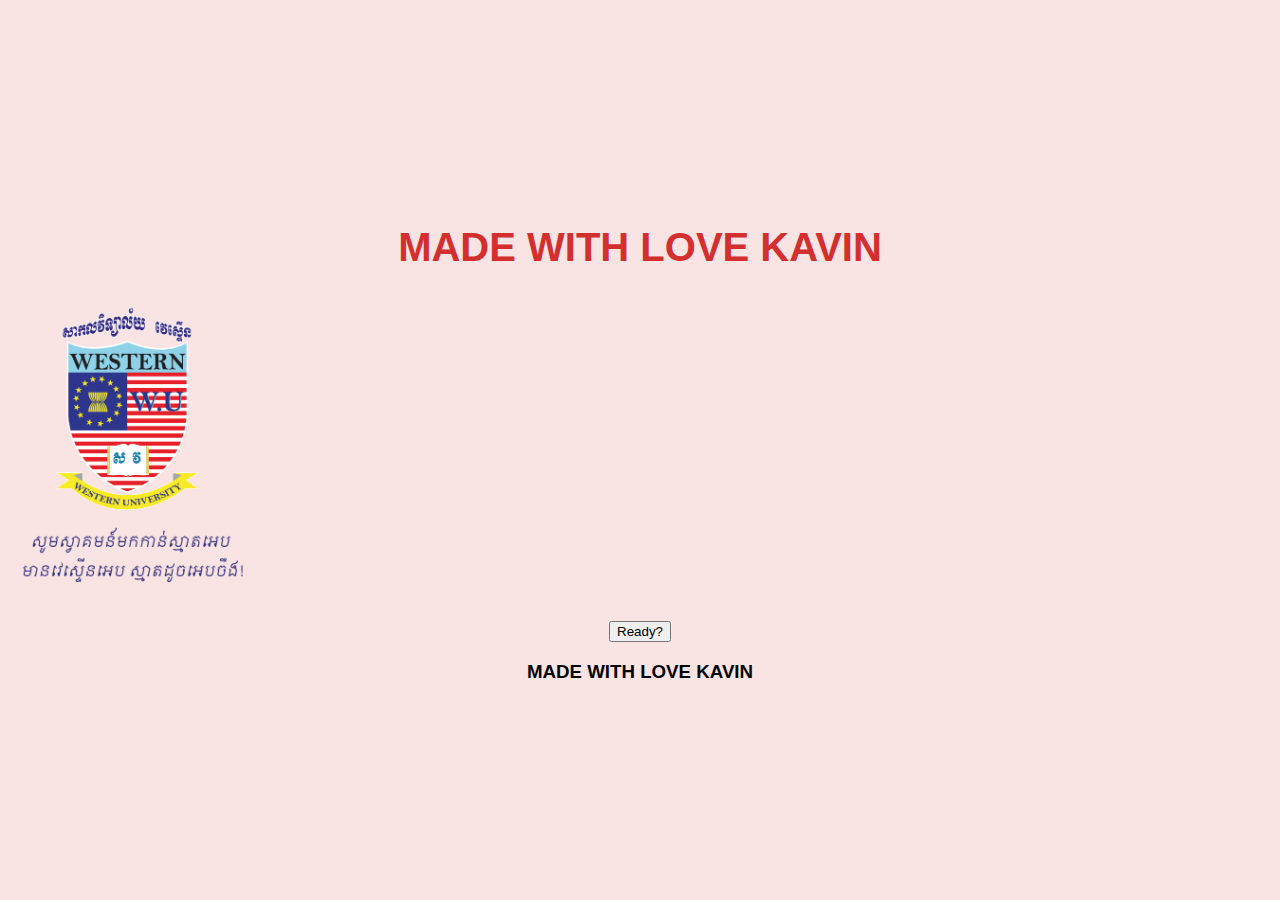
<file: index.html>
<!DOCTYPE html>
<html lang="en">
<head>
    <meta charset="UTF-8">
    <meta name="viewport" content="width=device-width, initial-scale=1.0">
    <title>MADE WITH LOVE KAVIN </title>
    <link rel="stylesheet" href="styles.css">
    <link rel="preconnect" href="https://fonts.googleapis.com">
    <link rel="preconnect" href="https://fonts.gstatic.com" crossorigin>
    <link href="https://fonts.googleapis.com/css2?family=Koulen&display=swap" rel="stylesheet">
    <link href="https://fonts.googleapis.com/css2?family=Kreon:wght@300..700&display=swap" rel="stylesheet">
  
    
<body class="home">  
    <div>
        <h1 class="logo1">
            MADE WITH LOVE KAVIN 
        </h1>
    </div>
    <div>
        <img src="img/Splash App (2).png" alt="camera" class="star", width="20%">
    </div>
    <div>
        <button id="ready-btn" onclick="redirectWithTransition('instructions.html')">Ready?</button>
    </div>
    <div>
        <h3 class="footer-text">
            MADE WITH LOVE KAVIN 
        </h3>
    </div>

    <script src="transition.js"></script>
</body>
</html>
</file>
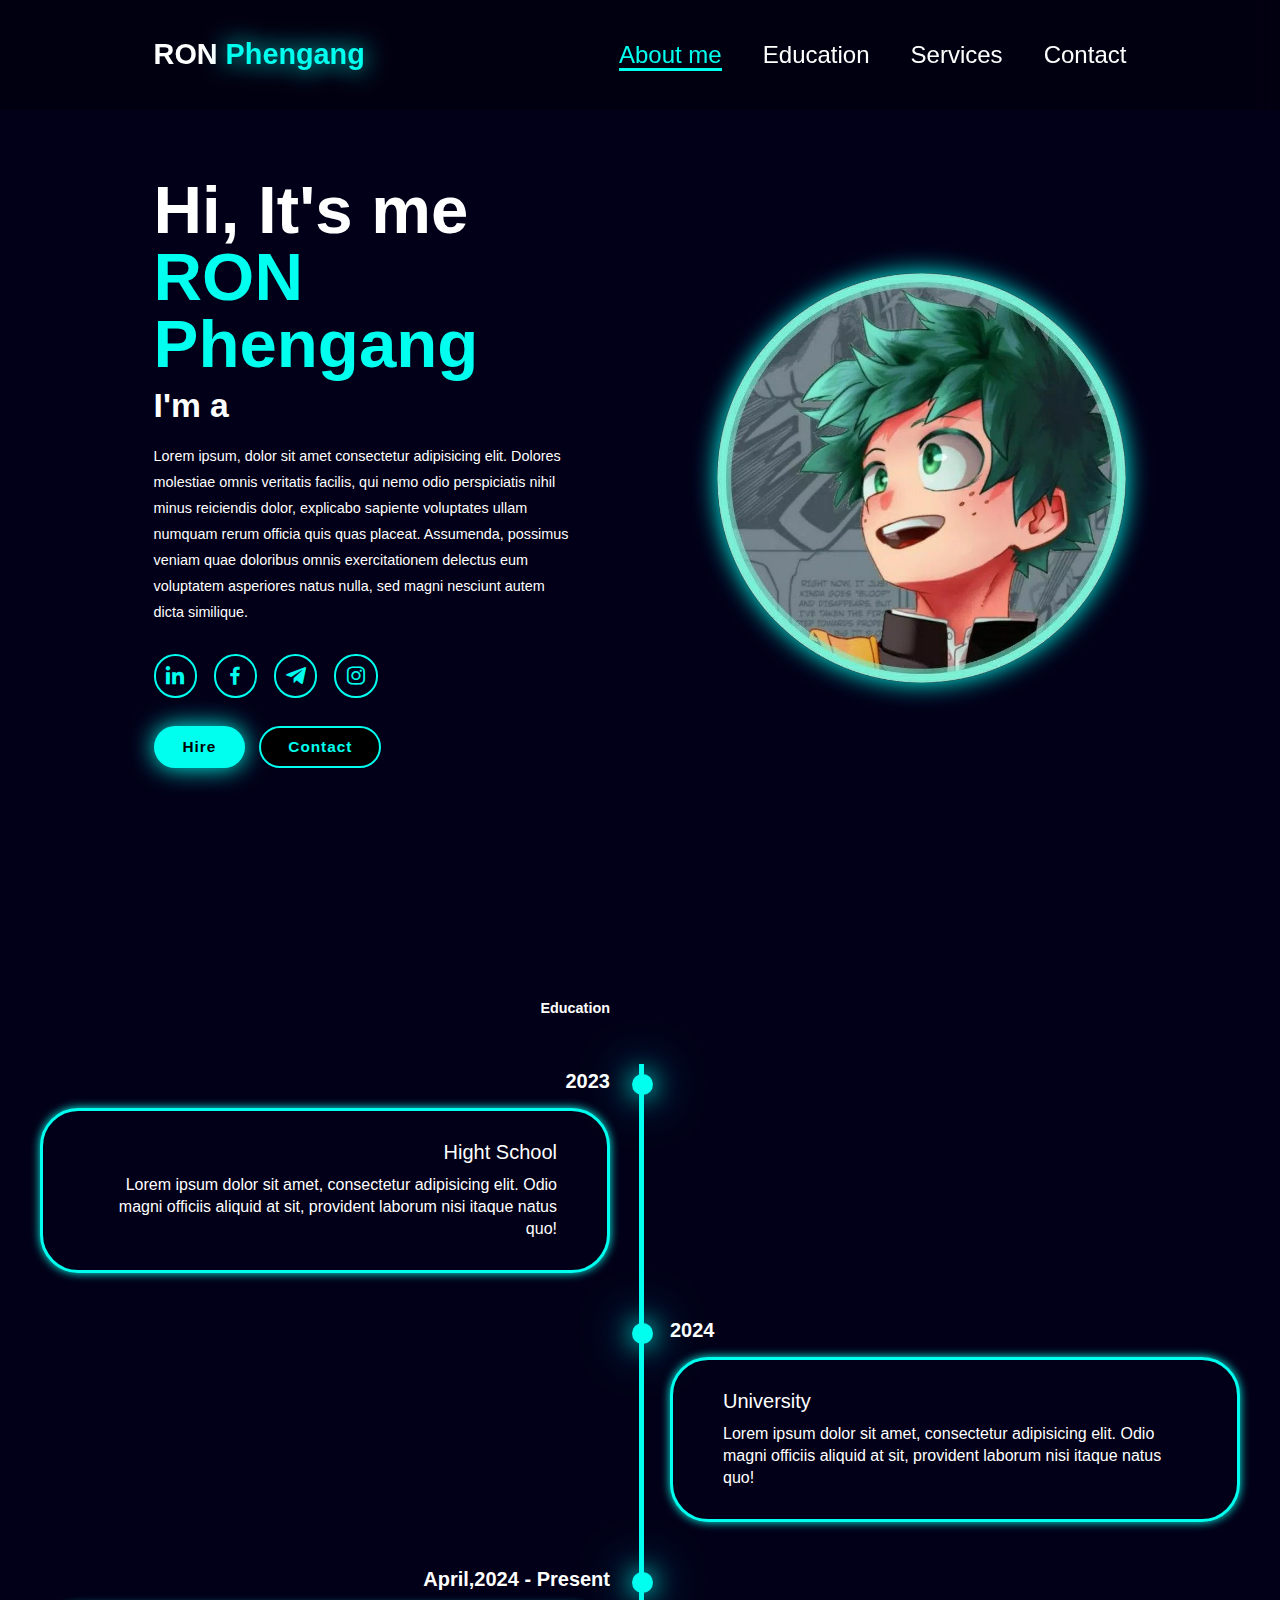
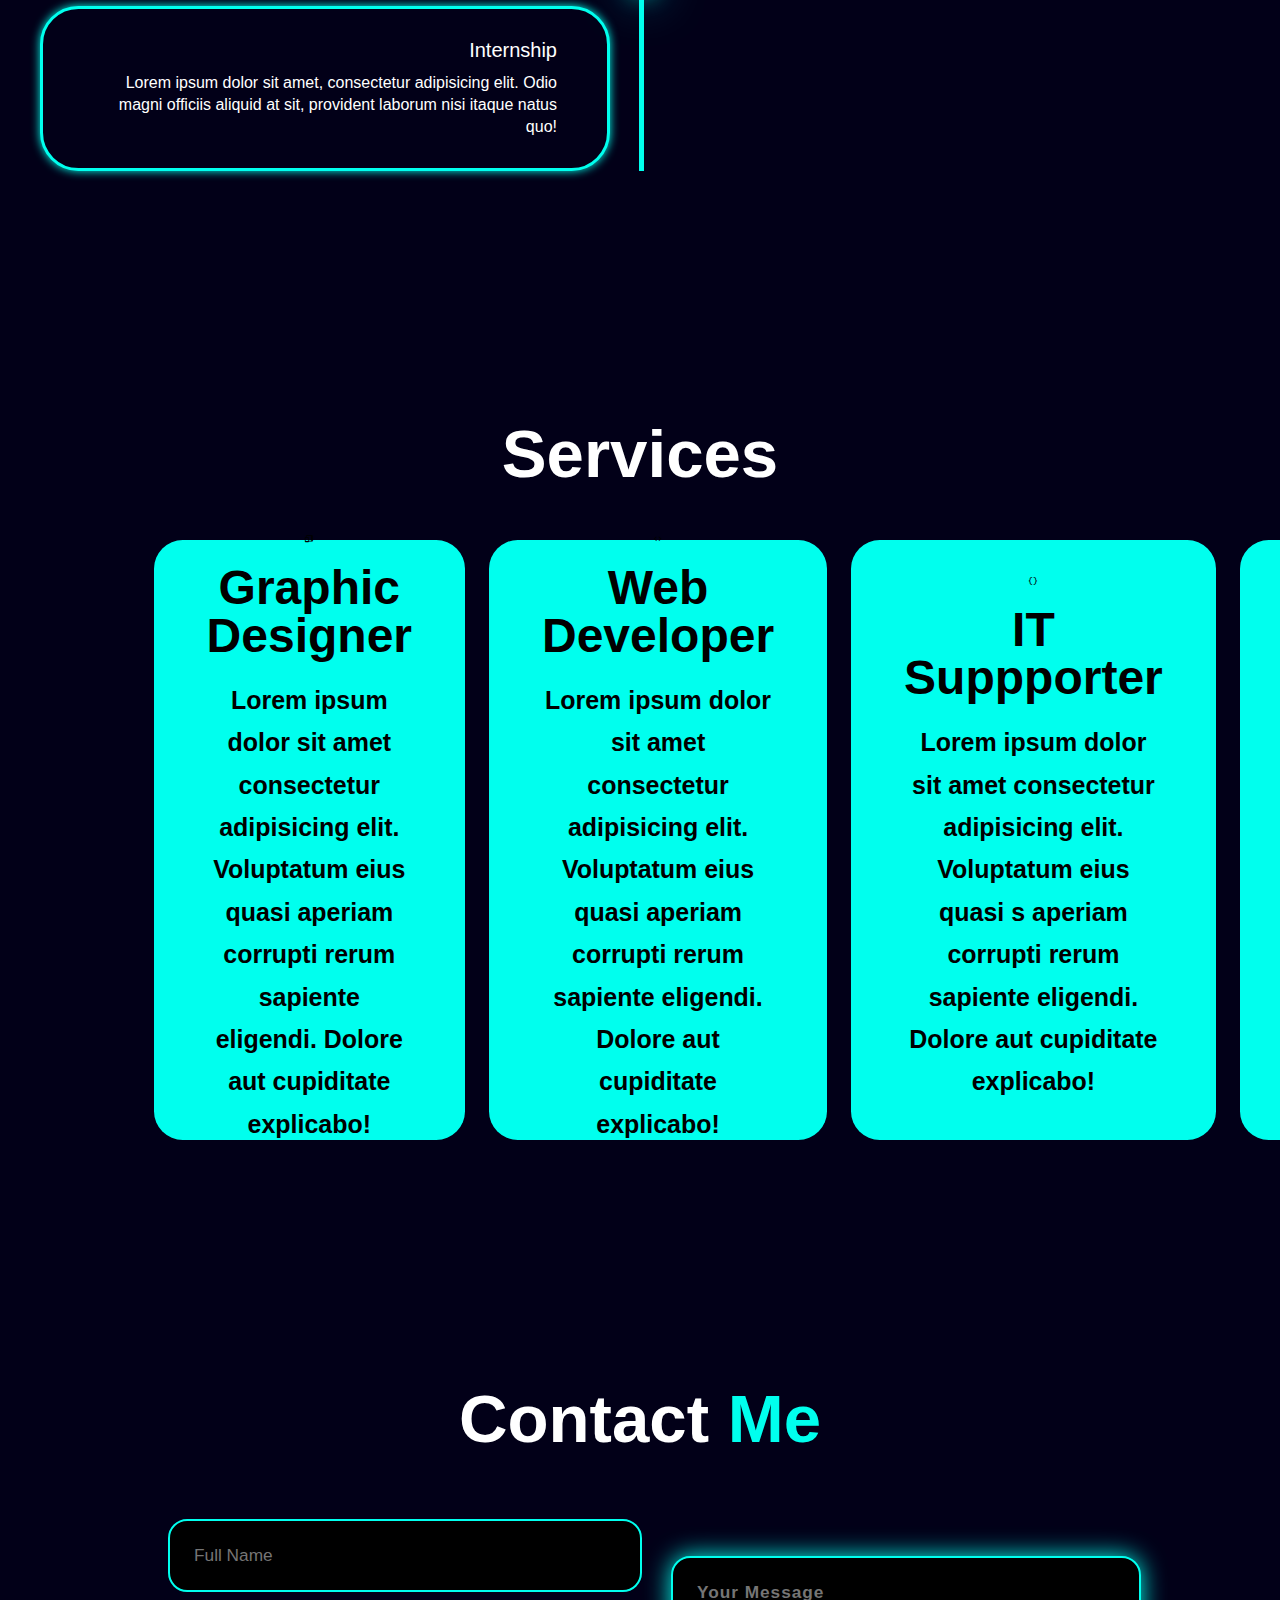
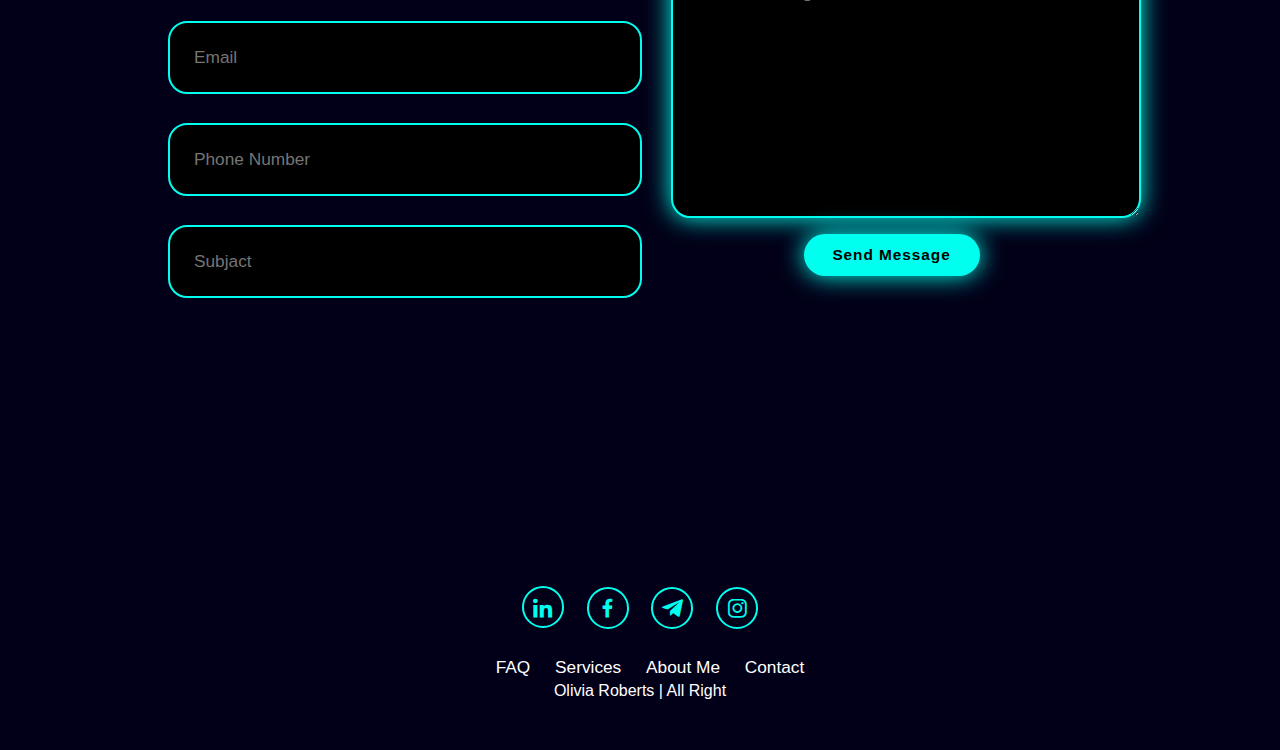
<file: Index.html>
<!DOCTYPE html>
<html lang="en">
<head>
  <meta charset="UTF-8">
  <meta name="viewport" content="width=device-width, initial-scale=1.0">
  <title>RON Phengang</title>
  <link rel="stylesheet" href="style.css">
  <link href='https://unpkg.com/boxicons@2.1.4/css/boxicons.min.css' rel='stylesheet'>
</head>
<body>

  <header class="header">
    <a href="#home" class="logo">RON <span>Phengang</span></a>
    <i class='bx bx-menu' id="menu-icon"></i>
    <nav class="navbar">
      <a href="#home" class="active">About me</a>
      <a href="#education">Education</a>
      <a href="#services">Services</a>
      <a href="#contact">Contact</a>

    </nav>

  </header>
  <section class="home" id="home">
    <div class="home-content">
      <h1>Hi, It's me <span>RON Phengang</span></h1>
      <h3 class="text-animation">I'm a <span></span></h3>
      <p>Lorem ipsum, dolor sit amet consectetur adipisicing elit. Dolores molestiae omnis veritatis facilis, qui nemo odio perspiciatis nihil minus reiciendis dolor, explicabo sapiente voluptates ullam numquam rerum officia quis quas placeat. Assumenda, possimus veniam quae doloribus omnis exercitationem delectus eum voluptatem asperiores natus nulla, sed magni nesciunt autem dicta similique.</p>
      <div class="social-icons">
        <a href="#" i class='bx bxl-linkedin'></i></a>
        <a href="#"><i class='bx bxl-facebook' ></i></a>
        <a href="#"><i class='bx bxl-telegram'></i></a>
        <a href="#"><i class='bx bxl-instagram' ></i></a>
      </div>

      <div class="btn-group">
        <a href="#" class="btn">Hire</a>
        <a href="#contact" class="btn">Contact</a>
      </div>
    </div>
      <div class="home-img">
        <img src="image.png" alt="">
      </div>
  </section>

  <section class="education" id="education">
    <h2 class="timeline-item">Education</h2>

    <div class="timeline-items">

      <div class="timeline-item">
        <div class="timeline-dot"></div>
          <div class="timeline-date">2023</div>
          <div class="timeline-content">
            <h3>Hight School</h3>
            <p>Lorem ipsum dolor sit amet, consectetur adipisicing elit. Odio magni officiis aliquid at sit, provident laborum nisi itaque natus quo!</p>
          </div>  
      </div>
      <div class="timeline-item">
        <div class="timeline-dot"></div>
          <div class="timeline-date">2024</div>
          <div class="timeline-content">
            <h3>University</h3>
            <p>Lorem ipsum dolor sit amet, consectetur adipisicing elit. Odio magni officiis aliquid at sit, provident laborum nisi itaque natus quo!</p>
          </div>
      </div>
      <div class="timeline-item">
        <div class="timeline-dot"></div>
          <div class="timeline-date">April,2024 - Present</div>
          <div class="timeline-content">
            <h3>Internship</h3>
            <p>Lorem ipsum dolor sit amet, consectetur adipisicing elit. Odio magni officiis aliquid at sit, provident laborum nisi itaque natus quo!</p>
          </div>
      </div>
    </div>
  </section>
  <section class="services" id="services">
    <h2 class="heading">Services</h2>
    <div class="services-container">
      <div class="service-box">
        <div class="service-info">
          <i class="bx bxs-devices"></i> 
          <h4>Graphic Designer</h4>
          <p>Lorem ipsum dolor sit amet consectetur adipisicing elit. Voluptatum eius quasi aperiam corrupti rerum sapiente eligendi. Dolore aut cupiditate explicabo!</p>
        </div>
      </div>
      <div class="service-box">
        <div class="service-info">
          <i class="bx bx-code"></i> 
          <h4>Web Developer</h4>
          <p>Lorem ipsum dolor sit amet consectetur adipisicing elit. Voluptatum eius quasi aperiam corrupti rerum sapiente eligendi. Dolore aut cupiditate explicabo!</p>
        </div>
      </div>
      <div class="service-box">
        <div class="service-info">
          <i class="bx bx-code-curly"></i> 
          <h4>IT Suppporter</h4>
          <p>Lorem ipsum dolor sit amet consectetur adipisicing elit. Voluptatum eius quasi s aperiam corrupti rerum sapiente eligendi. Dolore aut cupiditate explicabo!</p>
        </div>
      </div>
      <div class="service-box">
        <div class="service-info">
          <i class="bx bx-devices"></i> 
          <h4>Network Engineer</h4>
          <p>Lorem ipsum dolor sit amet consectetur adipisicing elit. Voluptatum eius quasi aperiam corrupti rerum sapiente eligendi. Dolore aut cupiditate explicabo!</p>
        </div>
      </div>
    </div>
  </section>
  <section class="contact" id="contact">
    <h2 class="heading">Contact <span>Me</span></h2>
    <form action="">
      
      <div class="input-group">
        <div class="input-box">
          <input type="text" placeholder="Full Name">
          <input type="email" placeholder="Email">
        </div>
        <div class="input-box">
          <input type="number" placeholder="Phone Number">
          <input type="text" placeholder="Subjact">
        </div>
      </div>
      <div class="input-group-2">
        <textarea name="" id="" cols="30" rows="10" placeholder="Your Message" class="btn"></textarea>
        <input type="submit" value="Send Message" class="btn">
      </div>
    </form>

  </section>

  <footer class="footer">
  <div class="social">
    <a href="#" i class='bx bxl-linkedin'></i></a>
    <a href="#"><i class='bx bxl-facebook' ></i></a>
    <a href="#"><i class='bx bxl-telegram'></i></a>
    <a href="#"><i class='bx bxl-instagram' ></i></a>
  </div>
  <ul class="list">
    <li>
      <a href="#">FAQ</a>
    </li>
    <li>
      <a href="#services">Services</a>
    </li>
    <li>
      <a href="#about">About Me</a>
    </li>
    <li>
      <a href="#contact">Contact</a>
    </li>
  </ul>

  <p class="copyright"> Olivia Roberts | All Right</p>
</footer>

  <script src="srcipt.js"></script>
</body>
</html>
</file>
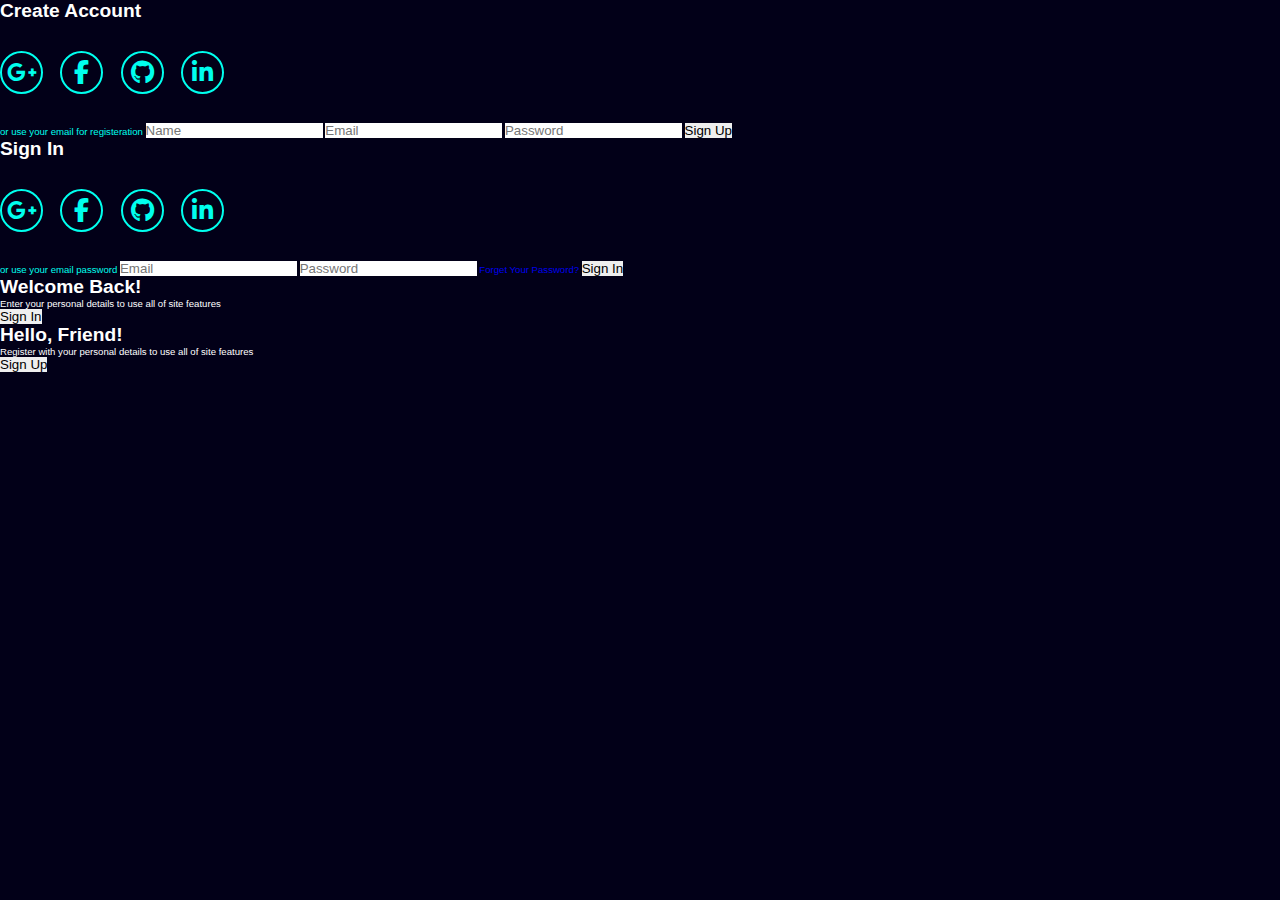
<file: idol.html>
<!DOCTYPE html>
<html lang="en">

<head>
    <meta charset="UTF-8">
    <meta name="viewport" content="width=device-width, initial-scale=1.0">
    <link rel="stylesheet" href="https://cdnjs.cloudflare.com/ajax/libs/font-awesome/6.4.2/css/all.min.css">
    <link rel="stylesheet" href="style.css">
    <title>Modern Login Page | AsmrProg</title>
</head>

<body>

    <div class="container" id="container">
        <div class="form-container sign-up">
            <form>
                <h1>Create Account</h1>
                <div class="social-icons">
                    <a href="#" class="icon"><i class="fa-brands fa-google-plus-g"></i></a>
                    <a href="#" class="icon"><i class="fa-brands fa-facebook-f"></i></a>
                    <a href="#" class="icon"><i class="fa-brands fa-github"></i></a>
                    <a href="#" class="icon"><i class="fa-brands fa-linkedin-in"></i></a>
                </div>
                <span>or use your email for registeration</span>
                <input type="text" placeholder="Name">
                <input type="email" placeholder="Email">
                <input type="password" placeholder="Password">
                <button>Sign Up</button>
            </form>
        </div>
        <div class="form-container sign-in">
            <form>
                <h1>Sign In</h1>
                <div class="social-icons">
                    <a href="#" class="icon"><i class="fa-brands fa-google-plus-g"></i></a>
                    <a href="#" class="icon"><i class="fa-brands fa-facebook-f"></i></a>
                    <a href="#" class="icon"><i class="fa-brands fa-github"></i></a>
                    <a href="#" class="icon"><i class="fa-brands fa-linkedin-in"></i></a>
                </div>
                <span>or use your email password</span>
                <input type="email" placeholder="Email">
                <input type="password" placeholder="Password">
                <a href="#">Forget Your Password?</a>
                <button>Sign In</button>
            </form>
        </div>
        <div class="toggle-container">
            <div class="toggle">
                <div class="toggle-panel toggle-left">
                    <h1>Welcome Back!</h1>
                    <p>Enter your personal details to use all of site features</p>
                    <button class="hidden" id="login">Sign In</button>
                </div>
                <div class="toggle-panel toggle-right">
                    <h1>Hello, Friend!</h1>
                    <p>Register with your personal details to use all of site features</p>
                    <button class="hidden" id="register">Sign Up</button>
                </div>
            </div>
        </div>
    </div>

    <script src="script.js"></script>
</body>

</html>
</file>
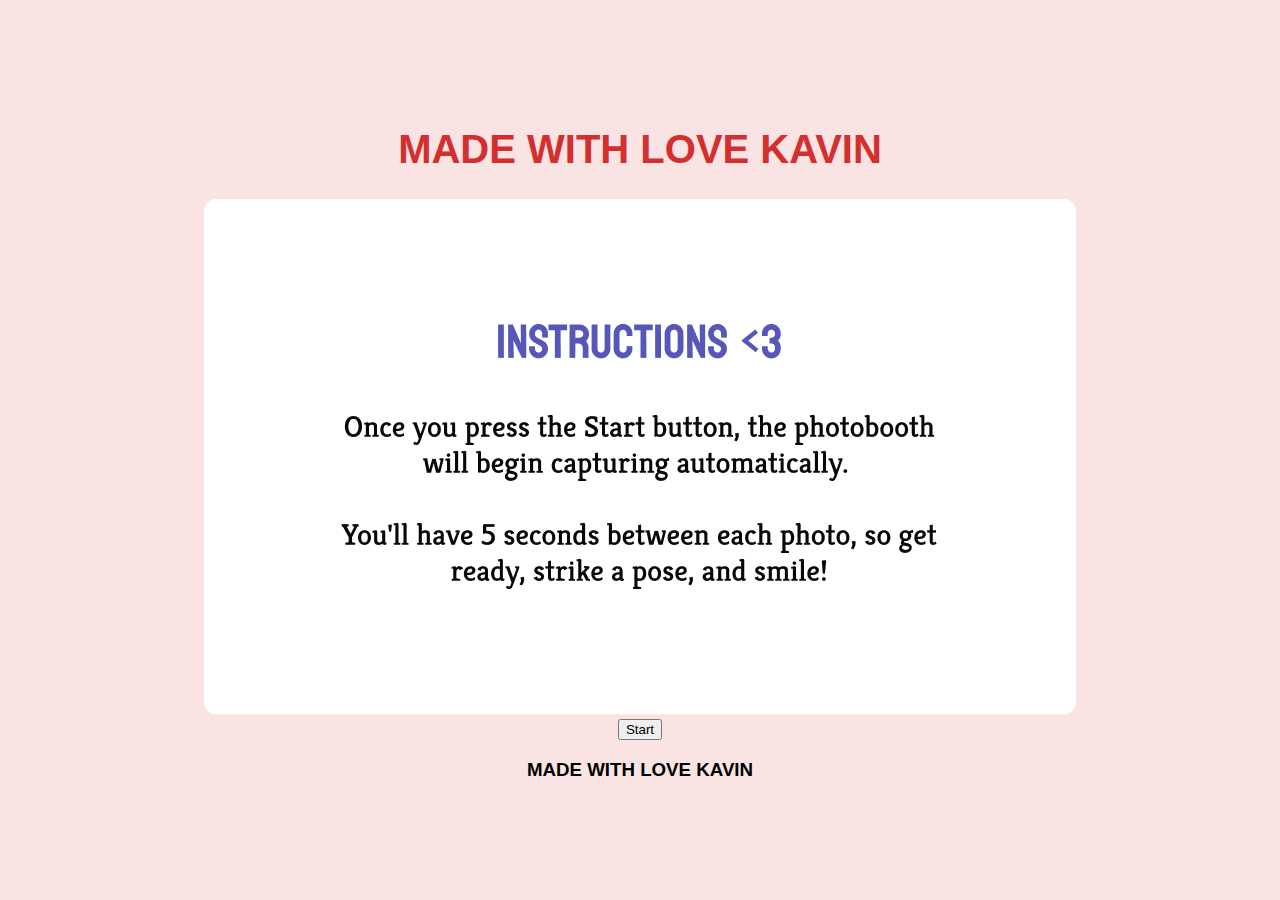
<file: instructions.html>
<!DOCTYPE html>
<html lang="en">
<head>
    <meta charset="UTF-8">
    <meta name="viewport" content="width=device-width, initial-scale=1.0">
    <title>MADE WITH LOVE KAVIN </title>
    <link rel="stylesheet" href="styles.css">
    <link rel="preconnect" href="https://fonts.googleapis.com">
    <link rel="preconnect" href="https://fonts.gstatic.com" crossorigin>
    <link href="https://fonts.googleapis.com/css2?family=Koulen&display=swap" rel="stylesheet">
    <link href="https://fonts.googleapis.com/css2?family=Kreon:wght@300..700&display=swap" rel="stylesheet">
    <link href="https://fonts.googleapis.com/css2?family=League+Spartan:wght@100..900&display=swap" rel="stylesheet">
   
<body class="instructions">  
    <div>
        <h1 class="logo2">
            MADE WITH LOVE KAVIN 
        </h1>
    </div>

    <div>
        <img src="img/instruction.png" alt="camera" class="instruction-img">
    </div>

    <div>
        <a href="photobooth.html">
            <button id="start-btn">Start</button>
        </a>
    </div>

    <div>
        <h3 class="footer-text">
            MADE WITH LOVE KAVIN
        </h3>
    </div>
</body>
</html>
</file>
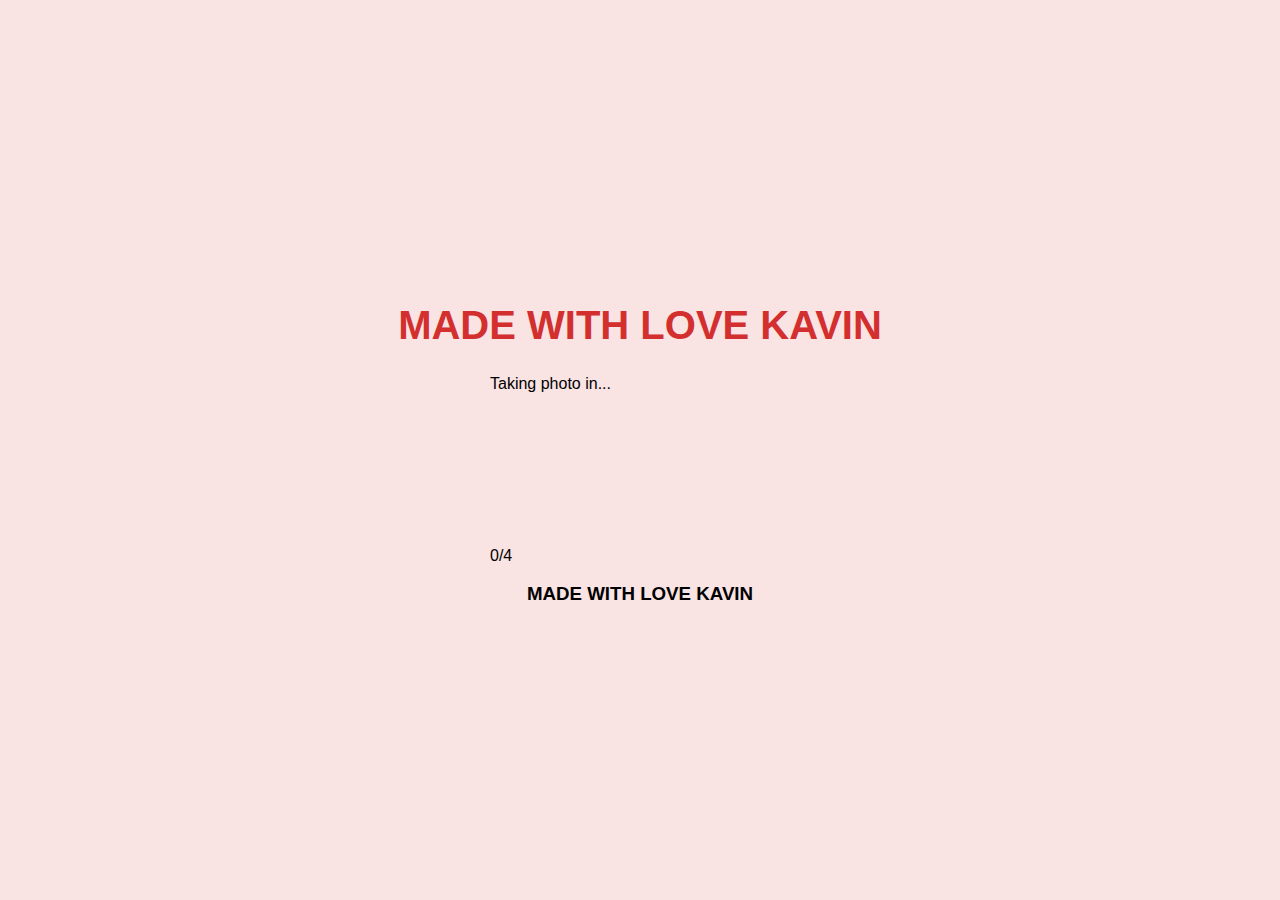
<file: photobooth.html>
<!DOCTYPE html>
<html lang="en">
<head>
    <meta charset="UTF-8">
    <meta name="viewport" content="width=device-width, initial-scale=1.0">
    <title>MADE WITH LOVE KAVIN </title>
    <link rel="stylesheet" href="styles.css">
    <link rel="preconnect" href="https://fonts.googleapis.com">
    <link rel="preconnect" href="https://fonts.gstatic.com" crossorigin>
    <link href="https://fonts.googleapis.com/css2?family=Koulen&display=swap" rel="stylesheet">
    <link href="https://fonts.googleapis.com/css2?family=Kreon:wght@300..700&display=swap" rel="stylesheet">
    <link href="https://fonts.googleapis.com/css2?family=League+Spartan:wght@100..900&display=swap" rel="stylesheet">
  

</head>
<body class="photobooth">
    <div>
        <h1 class="logo2">MADE WITH LOVE KAVIN </h1>
    </div>
    
    <div class="camera-container">
        <div id="countdown">Taking photo in...</div>
        <video id="video" autoplay></video>
        <div id="counter">0/4</div>
    </div>

    <div>
        <h3 class="footer-text">
            MADE WITH LOVE KAVIN 
        </h3>
    </div>

    <script src="script.js"></script>
</body>
</html>
</file>
<file: styles.css>
body {
    display: flex;
    justify-content: center;
    align-items: center;
    height: 100vh;
    margin: 0;
    background-color: #f9e3e3;
    font-family: 'Arial', sans-serif;
    flex-direction: column;
  }
  
  .container {
    text-align: center;
  }
  
  h1 {
    font-size: 2.5em;
    color: #d32f2f;
  }
  
  .buttons {
    margin-top: 20px;
  }
  
  .yes-button {
    font-size: 1.5em;
    padding: 10px 20px;
    margin-right: 10px;
    background-color: #4caf50;
    color: white;
    border: none;
    border-radius: 5px;
    cursor: pointer;
  }
  
  .no-button {
    font-size: 1.5em;
    padding: 10px 20px;
    background-color: #f44336;
    color: white;
    border: none;
    border-radius: 5px;
    cursor: pointer;
  }
  
  .gif_container img {
    max-width: 100%;
    height: auto;
    border-radius: 10px;
    margin-top: 20px;
  }
</file>
<file: style.css>
*{
  margin: 0;
  padding: 0;
  box-sizing: border-box;
  text-decoration: none;
  border: none;
  outline: none;
  scroll-behavior: smooth;
  font-family: "poppins", sans-serif;
}
:root{
  --bg-color: #020018;
  --second-bg-color:#020018;
  --text-color: white;
  --main-color:#00ffee;
}

html{
  font-size: 60%;
  overflow-x: hidden;
}
body{
  background-color: var(--bg-color);
  color: var(--text-color);
}
.header{
  position: fixed;
  top: 0;
  left: 0;
  width: 100%;
  padding: 4rem 12% 4rem;
  background: rgba(0, 0, 0, 0.3) ;
  backdrop-filter: blur(10px);
  display: flex;
  justify-content: space-between;
  align-items: center;
  z-index: 5; 
}
.logo{
  font-size: 3rem;
  color: var(--text-color);
  font-weight: 800;
  cursor: pointer;
  transition: 0.3 ease;
}
.logo:hover{
  transition: scale(1.1);
}
.logo span{
  text-shadow: 0 0 25px var(--main-color);
}
.navbar a{
  font-size: 2.5rem;
  color: var(--text-color);
  margin-left: 4rem;
  font-weight: 500;
  transition: 0.3 ease;
  border-bottom: 3px solid transparent;
}
.navbar a:hover,
.navbar a.active{
  color: var(--main-color);
  border-bottom:3px solid var(--main-color);
}
#menu-icon{
  font-size: 3.6rem;
  color: var(--main-color);
  display: none;
}

section{
  min-height: 100vh;
  padding: 10rem 12% 10rem;
}
.home{
  display: flex;
  align-items: center;
  justify-content: center;
  gap: 15rem;
}
.home-content{
  display: flex;
  flex-direction: column;
  align-items: baseline;
  text-align: left;
  justify-content: center;
  margin-top: 3rem;
}
span{
  color: var(--main-color);
}
.logo span{
  color: var(--main-color);
}
.home-content h3{
  margin-bottom: 2rem;
  margin-top: 1rem;
  font-size: 3.5rem;
}
.home-content h1{
  font-size: 7rem;
  font-weight: 700;
  margin-top: 1.5rem;
  line-height: 1;
}
.home-img{
  border-radius: 50%;
}
.home-img img{
  position: relative;
  top: 3rem;
  width: 32vw;
  border-radius: 50%;
  box-shadow: 0 0 25px var(--main-color);
  cursor: pointer;
  transition: 0.4s ease-in-out;
}
.home-img img:hover{
  box-shadow: 0 0 25px var(--main-color),
              0 0 50px var(--main-color),
              0 0 100 var(--main-color);
}
.home-content p{
  font-size: 1.5rem;
  font-weight: 500;
  line-height: 1.8;
  max-width: 1000px;
}
.social-icons a{
  display:inline-flex;
  justify-content: center;
  align-items: center;
  width: 4.5rem;
  height: 4.5rem;
  background: transparent;
  border: 2px solid var(--main-color);
  font-size: 2.5rem;
  border-radius: 50%;
  color: var(--main-color);
  margin: 3rem 1.5rem 3rem 0;
  transition: 0.3s ease-in-out;
}
.social-icons a:hover{
  color: var(--text-color);
  transform: scale(1.3)translate(-5px);
  box-shadow: 0 0 25px var(--main-color);
  background-color: var(--main-color);
}
.btn{
  display: inline-block;
  padding: 1rem 2.8rem;
  background: var(--main-color);
  box-shadow: 0 0 25px var(--main-color);
  border-radius: 4rem;
  font-size: 1.6rem;
  color: black;
  border: 2px solid transparent;
  letter-spacing: 0.1rem;
  font-weight: 600;
  transition: 0.3s ease-in-out;
  cursor: pointer;
}
.btn:hover{
  box-shadow: 0 0 50px var(--main-color);
  transform: scale(1.05s);
}
.btn-group{
  display: flex;
  align-items: center;
  gap: 1.5rem;
}
.btn-group a:nth-of-type(2){
  background-color: black;
  color: var(--main-color);
  border: 2px solid var(--main-color);
  box-shadow: 0 0 25px transparent;
}
.btn-group a:nth-of-type(2):hover{
  box-shadow: 0 0 25px var(--main-color);
  background-color: var(--main-color);
  color: black;
}
.text-animation{
  font-size: 34px;
  font-weight: 600;
  min-width: 280px;
}
.text-animation span{
  position: relative;
}
.text-animation span::before{
  content: "Web Developer";
  color: var(--main-color);
  animation: word 20s infinite;
}
.text-animation span::after{
  content: "";
  background-color: var(--bg-color);
  position: absolute;
  width: calc(100% + 8px);
  height: 100%;
  border-left:3px solid var(--bg-color) ;
  right: -8px;
  animation:cursor 0.6s infinite, typing 15s steps(14) infinite;
}
@keyframes cursor{
  to{
    border-left: 2px solid var(--main-color);
  }
}
@keyframes words{
  0%,
  20%{
    content: "Frontend Deesigner";
  }
  21%,
  40%{
    content: "Web Designer";
  }
  41%,
  60%{
    content: "UI / UX Designer";
  }
  61%,
  80%{
    content: "Web Developer";
  }
  81%,
  100%{
    content:"Software Tester";
  }
}
@keyframes typing{
  10%,
  15%,
  30%,
  35%,
  50%,
  55%,
  70%,
  75%,
  90%,
  95%{
    width: 0;
  }
  5%,
  20%,
  25%,
  40%,
  45%,
  60%,
  65%,
  80%,
  85%{
    width: calc(100% + 8px);
  }
}

.heading{
  font-size: 8rem;
  text-align: center;
  margin: 5rem 0;
}
.education{
  padding: 100px 15px;
  background: var(--second-bg-color);
}
.education h2{
  margin-bottom: 5rem;
}
.timeline-items{
  max-width: 1200px;
  margin: auto;
  display: flex;
  flex-wrap: wrap;
  position: relative;
}
.timeline-items::before{
  content: "";
  position: absolute;
  width: 5px;
  height: 100%;
  background-color: var(--main-color);
  left: calc(50% - 1px);
}
.timeline-item{
  margin-bottom: 40px;
  width: 100%;
  position: relative;
}
.timeline-item:last-child{
  margin-bottom: 0;
}
.timeline-item:nth-child(odd){
  padding-right: calc(50% + 30px);
  text-align: right;
}
.timeline-item:nth-child(even){
  padding-left: calc(50% + 30px);
}
.timeline-dot{
  height: 21px;
  width: 21px;
  background-color: var(--main-color);
  box-shadow: 0 0 25px var(--main-color),
              0 0 50px var(--main-color);
  position: absolute;
  left: calc(50% - 8px);
  border-radius: 50%;
  top: 10px;
}
.timeline-date{
  font-size: 20px;
  font-weight: 800;
  color: white;
  margin: 6px 0 15px;
}
.timeline-content{
  background-color: var(--bg-color);
  border: 3px solid var(--main-color);
  padding: 30px 50px;
  border-radius: 4rem;
  box-shadow: 0 0 10px var(--main-color);
  cursor: pointer;
  transition: 0.3s ease-in-out;
}
.timeline-content:hover{
  transform: scale(1.05);
  box-shadow: 0 0 25px var(--main-color);
}
.timeline-content h3{
  font-size: 20px;
  color: white;
  font-weight:500;
  margin: 0 0 10px;
}
.timeline-content p{
  color: white;
  font-size: 16px;
  font-weight: 300;
  line-height: 22px;
}

::-webkit-scrollbar{
  width: 15px;
}
::-webkit-scrollbar-thumb{
  background-color: var(--main-color);
}
::-webkit-scrollbar-track{
  background-color: var(--bg-color);
  width: 50px;
}
.heading{
  text-align: center;
  font-size: 7rem;
  margin: 5rem 0;
}
.services{
  background-color: var(--bg-color);
  color: rgb(0, 0, 0);

}
.services h2{
  color: var(--text-color);
}
.services-container{
  display: flex;
  grid-template-columns: repeat(auto-fit, minmax (300px, 1fr));
  align-items: center;
  gap: 2.5rem;
}
.service-box{
  display: flex;
  justify-content: center;
  align-items: center;
  background-color: var(--main-color);
  height: 600px;
  border-radius: 3rem;
  cursor: pointer;
  border: 5px  solid transparent;
  transition: 0.4s ease-in-out;
}
.service-box:hover{
  background-color: var(--second-bg-color);
  color: var(--main-color);
  border: 5px solid .03s var(--main-color);
  transform: scale(1.03);
}
.service-info{
  display: flex;
  flex-direction: column;
  text-align: center;
  justify-content: center;
  padding: 5rem;
}
.service-infor i{
font-size: 8rem;
}
.service-info h4{
  font-size: 5rem;
  margin: 2rem 0;
  font-weight: 800;
  line-height: 1;
  
}
.service-info p{
  font-size: 2.6rem;
  font-weight: 600;
  line-height: 1.7;
}
.contact{
  background-color: var(--bg-color);
}
.contact h2{
  margin-bottom: 3rem;
  color: var(--text-color);
}
.contact form{
  display: flex;
  align-items: center;
  justify-content: center;
  gap: 3rem;
  margin: 5rem 0;
  text-align: center;
}
.contact form .input-box input,
.contact form textarea{
  width: 100%;
  padding: 2.5rem;
  font-size: 1.8rem;
  color: var(--text-color);
  background-color: black;
  border-radius: 2rem;
  border:2px solid var(--main-color) ;
  margin: 1.5rem;
}
.footer{
  position: relative;
  bottom: 0;
  width: 100%;
  background-color: var(--bg-color);
  padding: 50px 0;
}
.footer .social{
  text-align: center;
  padding-bottom: 25px;
  color: var(--main-color);
} 
.footer .social a{
  font-size: 25px;
  color: var(--main-color);
  border: 2px solid var(--main-color);
  width: 42px;
  height: 42px;
  line-height: 42px;
  display: inline-block;
  text-align: center;
  border-radius: 50%;
  margin: 0 10px;
  transition: 0.3 ease-in-out;
}
footer .social a:hover{
  transform: scale(1.2) translate(-10px);
  background-color: var(--main-color);
  color: black;
  box-shadow: 0 0 25px var(--main-color);
}
.footer ul{
  text-align: center;
  font-size: 1.8rem;
  margin-top: 0;
  padding: 0;
  line-height: 1.6;
  margin-bottom: 0;
}
.footer ul li{
  display: inline-block;
  margin-left: 20px;
}
.footer ul li a{
  color:white;
  border-bottom: 3px solid transparent;
  transition: 0.3s ease-in-out;
}
footer ul li a:hover{
  border-bottom: 3px solid var(--main-color);
}
footer .copyright{
  text-align: center;
  margin-top: 0px;
  font-size: 16px ;
}@media(max-width:1024px){
  #menu-icon{
    display: block;
  }
  .navbar{
    position: absolute;
    top: 100%;
    right: 0;
    width: 50%;
    padding: 1rem 3rem;
    background-color: rgb(0, 0, 0, 0.8);
    border-left: 2px solid var(--main-color);
    border-bottom: 2px solid var(--main-color);
    border-bottom-left-radius: 2rem;
    display: none;
  }
  .navbar a{
    display: block;
    font-size: 2rem;
    margin: 3rem 0;
    color: var(--text-color);
  }
  .navbar.active{
    display: block;
  }
  .home{
    flex-direction: column-reverse;
    margin: 5rem 0;
    gap: 5rem;
  }
  .home-content{
    align-items: center;
    text-align: center;
  }
  .home-img img{
    width: 52vw;
  }
  .about{
    flex-direction: column-reverse;
    text-align: center;
  }
  .about h2{
    text-align: center;
    margin: 2rem 0;
  }
  .about img{
    width: 52vw;
  }
  .contact form{
    flex-direction: column;
  }
}
</file>
